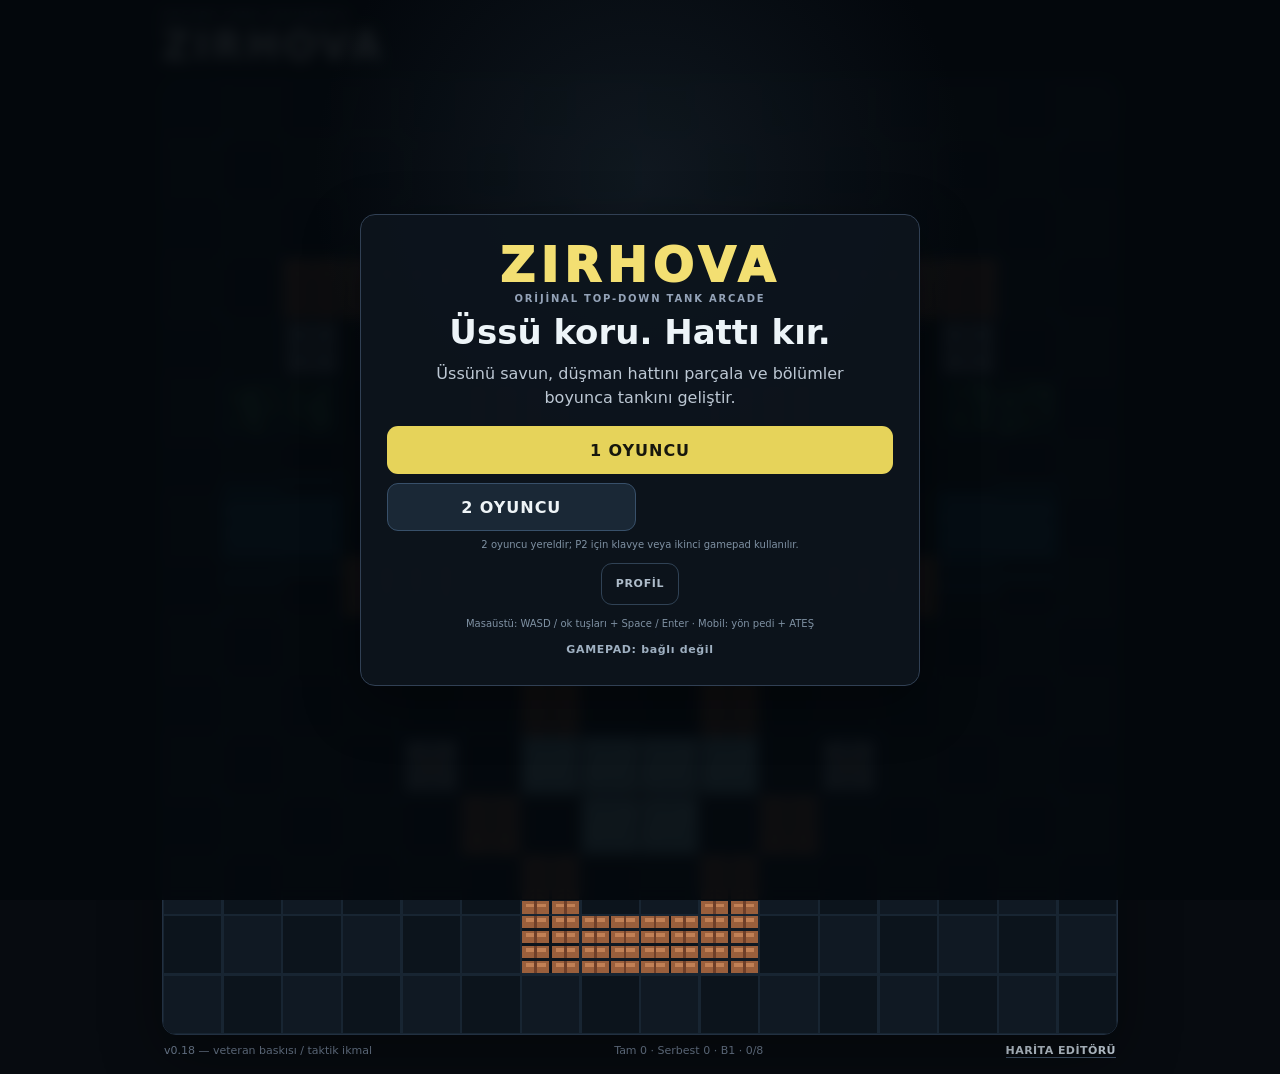
<file: index.html>
<!doctype html>
<html lang="tr">
<head>
  <meta charset="UTF-8" />
  <meta name="viewport" content="width=device-width, initial-scale=1, viewport-fit=cover, user-scalable=no" />
  <meta name="theme-color" content="#0c1117" />
  <meta name="apple-mobile-web-app-capable" content="yes" />
  <meta name="apple-mobile-web-app-status-bar-style" content="black-translucent" />
  <meta name="apple-mobile-web-app-title" content="ZIRHOVA" />
  <title>ZIRHOVA</title>
  <link rel="manifest" href="./manifest.webmanifest" />
  <link rel="apple-touch-icon" href="./icons/apple-touch-icon.png" />
  <link rel="icon" type="image/png" sizes="192x192" href="./icons/icon-192.png" />
  <link rel="stylesheet" href="./styles.css" />
</head>
<body class="menu-open">
  <main class="app-shell">
    <header class="topbar">
      <div>
        <div class="eyebrow">ARCADE TANK SAVUNMASI</div>
        <h1>ZIRHOVA</h1>
      </div>
      <div class="hud" aria-live="polite">
        <span>SKOR <b id="score">0</b></span>
        <span>BÖLÜM <b id="stage">1</b></span>
        <span>DALGA <b id="wave">1/3</b></span>
        <span>CAN <b id="lives">3</b></span>
        <span>ÜS <b id="baseHp">5</b></span>
        <span>KALAN <b id="remaining">0</b></span>
        <span>NAMLU <b id="weaponTier">I</b></span>
        <button id="pauseBtn" class="hud-button" type="button" aria-label="Oyunu duraklat">Ⅱ</button>
      </div>
    </header>

    <section class="game-wrap">
      <canvas id="game" width="768" height="768" aria-label="ZIRHOVA oyun alanı"></canvas>

      <div class="overlay show entry-overlay" id="introOverlay">
        <div class="panel entry-panel">
          <div class="entry-brand">ZIRHOVA</div>
          <div class="kicker">ORİJİNAL TOP-DOWN TANK ARCADE</div>
          <h2>Üssü koru. Hattı kır.</h2>
          <p class="entry-lead">Üssünü savun, düşman hattını parçala ve bölümler boyunca tankını geliştir.</p>

          <div class="entry-primary" aria-label="Ana oyun seçenekleri">
            <button id="continueBtn" hidden>DEVAM</button>
            <button id="startBtn">1 OYUNCU</button>
          </div>

          <p id="checkpointWarning" class="entry-warning" hidden></p>

          <div class="entry-secondary" aria-label="Diğer oyun seçenekleri">
            <button id="coopBtn" class="secondary">2 OYUNCU</button>
            <button id="stageSelectBtn" class="secondary" hidden>BÖLÜM SEÇ</button>
          </div>
          <p class="entry-coop-note">2 oyuncu yereldir; P2 için klavye veya ikinci gamepad kullanılır.</p>

          <div class="entry-tertiary" aria-label="Profil ve kurulum">
            <button id="profileBtn" class="secondary tertiary">PROFİL</button>
            <button id="installBtn" class="secondary tertiary" hidden>TELEFONA YÜKLE</button>
          </div>

          <p class="entry-controls-note">Masaüstü: WASD / ok tuşları + Space / Enter · Mobil: yön pedi + ATEŞ</p>
          <p id="controllerStatus" class="controller-status">GAMEPAD: bağlı değil</p>
          <p id="installHint" class="install-hint" hidden></p>
        </div>
      </div>

      <div class="overlay" id="gameOverOverlay">
        <div class="panel game-over-panel">
          <div class="kicker">KOŞU RAPORU</div>
          <h2 id="gameOverTitle">Görev başarısız</h2>
          <div id="gameOverRunType" class="run-summary-type">TAM KOŞU · 1 OYUNCU</div>
          <div id="gameOverStats" class="run-summary-grid" aria-label="Koşu istatistikleri"></div>
          <div id="gameOverRecord" class="run-record-banner">REKOR</div>
          <p id="gameOverText" class="run-record-context"></p>
          <section id="gameOverUnlocks" class="run-unlocks" hidden aria-labelledby="gameOverUnlocksTitle">
            <h3 id="gameOverUnlocksTitle">Yeni açılanlar</h3>
            <div id="gameOverUnlockList" class="run-unlock-list"></div>
          </section>
          <div class="panel-actions game-over-actions">
            <button id="restartBtn">YENİDEN BAŞLA</button>
            <button id="gameOverProfileBtn" class="secondary">PROFİL</button>
          </div>
        </div>
      </div>

      <div class="overlay" id="upgradeOverlay">
        <div class="panel upgrade-panel">
          <div class="kicker">MODÜL SEÇİMİ</div>
          <h2 id="upgradeTitle">Bölüm tamamlandı</h2>
          <p>Sonraki bölüme geçmeden önce tankını geliştir.</p>
          <div class="upgrade-grid" id="upgradeChoices"></div>
        </div>
      </div>

      <div class="overlay" id="pauseOverlay">
        <div class="panel">
          <div class="kicker">DURAKLATILDI</div>
          <h2>ZIRHOVA</h2>
          <p>Hazır olduğunda savunmaya devam et.</p>
          <button id="resumeBtn">DEVAM ET</button>
        </div>
      </div>

      <div class="overlay" id="profileOverlay">
        <div class="panel profile-panel">
          <div class="kicker">KALICI PROFİL</div>
          <h2>Komuta Kaydı</h2>
          <p class="profile-intro">Tam koşu ve serbest konuşlanma rekorların ayrı tutulur. Başarılar ve kozmetik tank boyaları bu cihazda saklanır; boyalar oynanış gücü vermez.</p>

          <div class="profile-stats" id="profileStats"></div>

          <section class="profile-section" aria-labelledby="skinsTitle">
            <h3 id="skinsTitle">Tank boyaları</h3>
            <div class="skin-grid" id="profileSkins"></div>
          </section>

          <section class="profile-section" aria-labelledby="achievementsTitle">
            <h3 id="achievementsTitle">Başarılar</h3>
            <div class="achievement-grid" id="profileAchievements"></div>
          </section>

          <button id="profileCloseBtn" type="button">KAPAT</button>
        </div>
      </div>

      <div class="overlay" id="stageSelectOverlay">
        <div class="panel stage-select-panel">
          <div class="kicker">KONUŞLANMA NOKTASI</div>
          <h2>Bölüm seç</h2>
          <p>B1 yeni bir tam koşu başlatır. B2 ve sonrası standart teçhizatla başlar ve ayrı serbest konuşlanma rekoruna yazılır.</p>
          <div class="stage-mode-row">
            <button id="stageSelectSoloBtn" type="button" class="secondary selected">1 OYUNCU</button>
            <button id="stageSelectCoopBtn" type="button" class="secondary">2 OYUNCU</button>
          </div>
          <p id="stageSelectModeText" class="stage-mode-text">1 OYUNCU · BÖLÜM SEÇİMİ</p>
          <p id="stageSelectWarning" class="stage-select-warning" hidden></p>
          <div class="stage-select-grid" id="stageSelectGrid"></div>
          <button id="stageSelectCloseBtn" type="button">KAPAT</button>
        </div>
      </div>
    </section>

    <section class="controls" id="touchControls" aria-label="Dokunmatik oyun kontrolleri">
      <div class="direction-pad" id="directionPad" role="application" aria-label="Hareket yönü">
        <span class="dir-cap dir-up" data-dir="up" aria-hidden="true">▲</span>
        <span class="dir-cap dir-left" data-dir="left" aria-hidden="true">◀</span>
        <span class="dir-center" aria-hidden="true"></span>
        <span class="dir-cap dir-right" data-dir="right" aria-hidden="true">▶</span>
        <span class="dir-cap dir-down" data-dir="down" aria-hidden="true">▼</span>
      </div>
      <div class="action-pad">
        <button class="fire" data-action="fire" aria-label="Ateş">
          <span class="fire-dot" aria-hidden="true"></span>
          <span>ATEŞ</span>
        </button>
      </div>
    </section>

    <footer class="footer-note">
      <span>v0.18 — veteran baskısı / taktik ikmal</span>
      <span id="bestRun">En iyi: B1 · 0 puan</span>
      <a class="editor-link" href="./editor.html">HARİTA EDİTÖRÜ</a>
    </footer>
  </main>

  <script type="module" src="./src/game.js"></script>
</body>
</html>
</file>
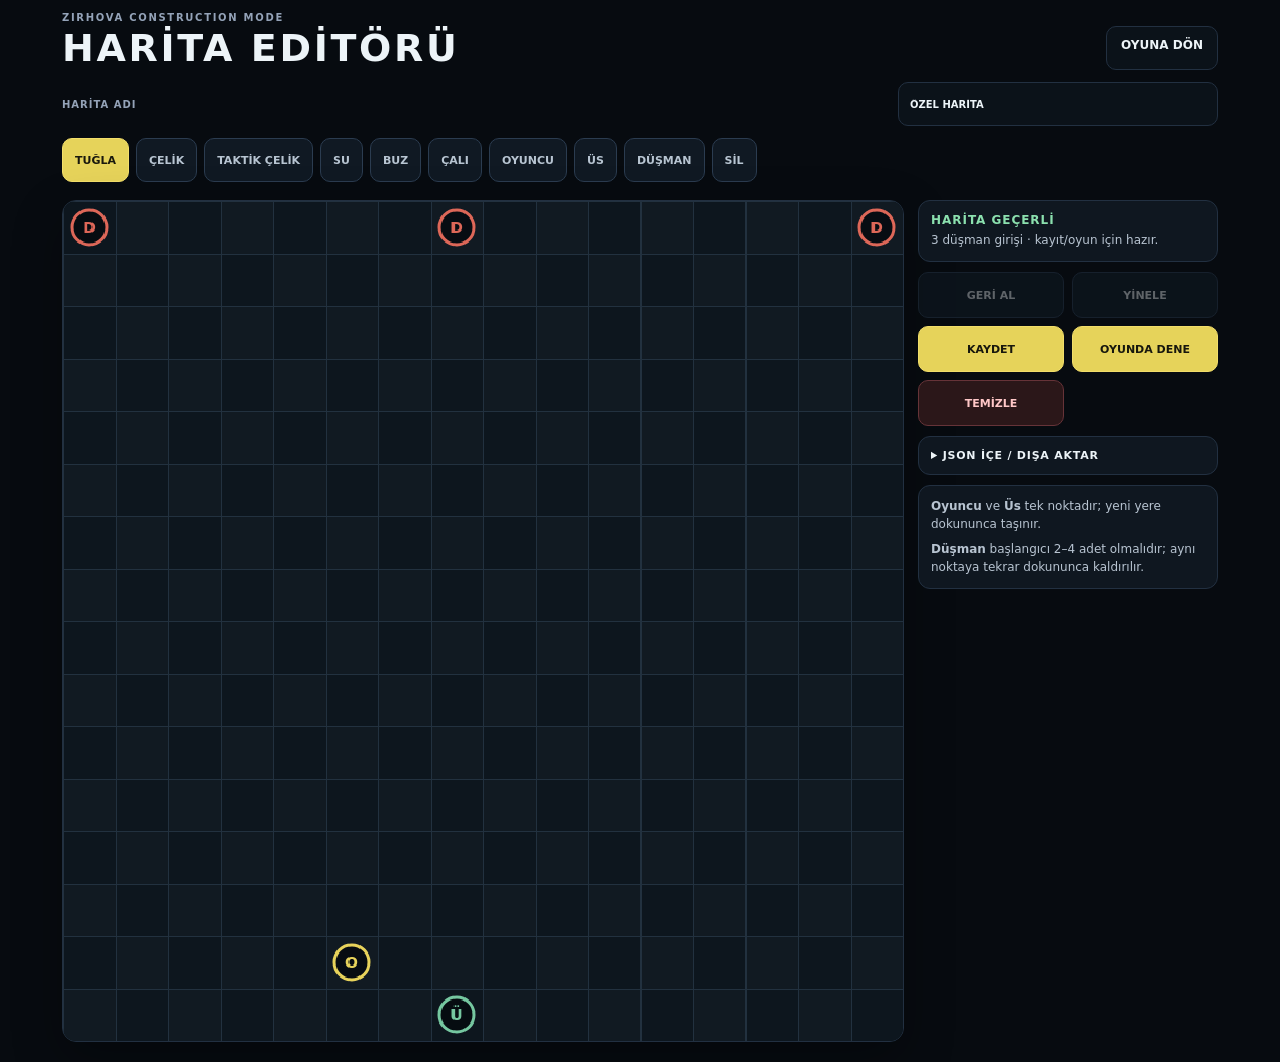
<file: editor.html>
<!doctype html>
<html lang="tr">
<head>
  <meta charset="utf-8" />
  <meta name="viewport" content="width=device-width, initial-scale=1, viewport-fit=cover" />
  <meta name="theme-color" content="#0c1117" />
  <title>ZIRHOVA — Harita Editörü</title>
  <link rel="stylesheet" href="./editor.css" />
  <link rel="icon" type="image/png" sizes="192x192" href="./icons/icon-192.png" />
</head>
<body>
  <main class="editor-shell">
    <header class="editor-header">
      <div>
        <div class="kicker">ZIRHOVA CONSTRUCTION MODE</div>
        <h1>HARİTA EDİTÖRÜ</h1>
      </div>
      <a class="back-link" href="./">OYUNA DÖN</a>
    </header>

    <section class="editor-toolbar" aria-label="Harita araçları">
      <label class="name-field">
        <span>HARİTA ADI</span>
        <input id="levelName" maxlength="40" value="ÖZEL HARİTA" />
      </label>

      <div class="palette" id="palette">
        <button data-tool="brick" class="selected">TUĞLA</button>
        <button data-tool="steel">ÇELİK</button>
        <button data-tool="breakableSteel">TAKTİK ÇELİK</button>
        <button data-tool="water">SU</button>
        <button data-tool="ice">BUZ</button>
        <button data-tool="brush">ÇALI</button>
        <button data-tool="player">OYUNCU</button>
        <button data-tool="base">ÜS</button>
        <button data-tool="enemy">DÜŞMAN</button>
        <button data-tool="erase">SİL</button>
      </div>
    </section>

    <section class="editor-main">
      <div class="canvas-wrap">
        <canvas id="editorCanvas" width="768" height="768" aria-label="16x16 ZIRHOVA harita düzenleme alanı"></canvas>
      </div>

      <aside class="editor-side">
        <div class="status-card">
          <strong id="statusTitle">HAZIR</strong>
          <span id="statusText">Bir araç seçip harita üzerinde dokun veya sürükle.</span>
        </div>

        <div class="actions">
          <button id="undoBtn">GERİ AL</button>
          <button id="redoBtn">YİNELE</button>
          <button id="saveBtn" class="primary">KAYDET</button>
          <button id="playBtn" class="primary">OYUNDA DENE</button>
          <button id="resetBtn" class="danger">TEMİZLE</button>
        </div>

        <details class="transfer">
          <summary>JSON İÇE / DIŞA AKTAR</summary>
          <textarea id="jsonBox" spellcheck="false" placeholder="Harita JSON verisi burada görünür."></textarea>
          <div class="transfer-actions">
            <button id="exportBtn">JSON OLUŞTUR</button>
            <button id="copyBtn">KOPYALA</button>
            <button id="importBtn">İÇE AKTAR</button>
          </div>
        </details>

        <div class="legend">
          <p><b>Oyuncu</b> ve <b>Üs</b> tek noktadır; yeni yere dokununca taşınır.</p>
          <p><b>Düşman</b> başlangıcı 2–4 adet olmalıdır; aynı noktaya tekrar dokununca kaldırılır.</p>
        </div>
      </aside>
    </section>
  </main>

  <script type="module" src="./src/editor.js"></script>
</body>
</html>
</file>
<file: styles.css>
:root {
  color-scheme: dark;
  --bg: #070b10;
  --panel: #0f1720;
  --text: #edf4f8;
  --muted: #94a3b8;
  --line: #223041;
  --accent: #e6d35a;
}

* { box-sizing: border-box; }

html, body {
  margin: 0;
  min-height: 100%;
  background: var(--bg);
  color: var(--text);
  font-family: Inter, ui-sans-serif, system-ui, -apple-system, BlinkMacSystemFont, "Segoe UI", sans-serif;
}

html {
  overscroll-behavior: none;
}

body {
  min-height: 100dvh;
  overscroll-behavior: none;
  -webkit-tap-highlight-color: transparent;
}

button {
  font: inherit;
  -webkit-user-select: none;
  user-select: none;
}

.app-shell {
  width: min(100%, 980px);
  margin: 0 auto;
  padding:
    max(10px, env(safe-area-inset-top))
    max(12px, env(safe-area-inset-right))
    calc(16px + env(safe-area-inset-bottom))
    max(12px, env(safe-area-inset-left));
}

.topbar {
  display: flex;
  justify-content: space-between;
  align-items: end;
  gap: 14px;
  margin-bottom: 10px;
}

.eyebrow,
.kicker {
  color: var(--muted);
  font-size: 10px;
  letter-spacing: .18em;
  font-weight: 900;
}

h1 {
  margin: 2px 0 0;
  font-size: clamp(26px, 5vw, 40px);
  letter-spacing: .08em;
}

.hud {
  display: grid;
  grid-template-columns: repeat(8, auto);
  gap: 6px;
  font-size: 11px;
  color: var(--muted);
}

.hud span,
.hud-button {
  min-height: 42px;
  border: 1px solid var(--line);
  background: #0b1219;
  border-radius: 9px;
  padding: 7px 9px;
  white-space: nowrap;
}

.hud b {
  color: var(--text);
  margin-left: 3px;
}

.hud-button {
  min-width: 44px;
  color: var(--text);
  cursor: pointer;
}

.game-wrap {
  position: relative;
  width: 100%;
  margin: 0 auto;
  border: 1px solid var(--line);
  background: #0a1016;
  border-radius: 14px;
  overflow: hidden;
  box-shadow: 0 22px 60px rgba(0,0,0,.38);
  touch-action: none;
}

canvas {
  display: block;
  width: 100%;
  height: auto;
  aspect-ratio: 1 / 1;
  background: #0c1218;
  image-rendering: pixelated;
  touch-action: none;
}

.overlay {
  position: absolute;
  inset: 0;
  display: none;
  place-items: center;
  padding: 20px;
  background: rgba(4,8,12,.74);
  backdrop-filter: blur(7px);
  z-index: 8;
  overflow: auto;
  overscroll-behavior: contain;
}

.overlay.show { display: grid; }

.panel {
  width: min(94%, 470px);
  border: 1px solid #314054;
  background: rgba(13,20,28,.97);
  border-radius: 15px;
  padding: 22px;
  text-align: center;
  box-shadow: 0 18px 55px rgba(0,0,0,.34);
}

.panel h2 {
  margin: 8px 0 10px;
  font-size: clamp(23px, 5vw, 34px);
}

.panel p {
  color: #bdc8d4;
  line-height: 1.5;
  margin: 0 0 16px;
}

.panel button {
  border: 0;
  border-radius: 11px;
  min-width: 48px;
  min-height: 48px;
  padding: 13px 18px;
  font-weight: 900;
  letter-spacing: .06em;
  background: var(--accent);
  color: #17170d;
  cursor: pointer;
}

.panel-actions {
  display: flex;
  justify-content: center;
  gap: 10px;
  flex-wrap: wrap;
}

.panel button.secondary {
  background: #1a2836;
  color: #eef4f7;
  border: 1px solid #38506a;
}

/* Entry/menu UX: keep the launch surface independent from the square game board. */
#introOverlay {
  position: fixed;
  inset: 0;
  z-index: 20;
  padding:
    max(12px, env(safe-area-inset-top))
    max(12px, env(safe-area-inset-right))
    max(12px, env(safe-area-inset-bottom))
    max(12px, env(safe-area-inset-left));
  background:
    radial-gradient(circle at 50% 20%, rgba(54,74,91,.24), transparent 34%),
    rgba(4,8,12,.92);
}

.entry-panel {
  width: min(94%, 560px);
  max-height: calc(100dvh - 24px);
  overflow: auto;
  padding: 26px;
}

.entry-brand {
  margin-bottom: 4px;
  color: #f3df72;
  font-size: clamp(30px, 8vw, 48px);
  line-height: 1;
  letter-spacing: .12em;
  font-weight: 950;
}

.entry-lead {
  max-width: 470px;
  margin-inline: auto !important;
}

.entry-primary,
.entry-secondary {
  display: grid;
  gap: 9px;
}

.entry-primary {
  grid-template-columns: 1fr;
}

.entry-secondary {
  grid-template-columns: repeat(2, minmax(0, 1fr));
  margin-top: 9px;
}

.panel .entry-primary button,
.panel .entry-secondary button {
  width: 100%;
}

.entry-tertiary {
  display: flex;
  justify-content: center;
  gap: 8px;
  flex-wrap: wrap;
  margin-top: 11px;
}

.panel button.tertiary {
  min-height: 42px;
  padding: 9px 14px;
  background: transparent;
  border-color: #304255;
  color: #aebcca;
  font-size: 11px;
}

.entry-warning,
.stage-select-warning {
  margin: 9px 0 0 !important;
  padding: 9px 11px;
  border: 1px solid #765f38;
  border-radius: 9px;
  background: rgba(93,69,28,.22);
  color: #f2d884 !important;
  font-size: 10px !important;
  line-height: 1.4 !important;
  font-weight: 800;
}

.entry-coop-note,
.entry-controls-note {
  margin: 7px 0 0 !important;
  color: #7f91a3 !important;
  font-size: 10px !important;
  line-height: 1.35 !important;
}

.entry-controls-note {
  margin-top: 12px !important;
}

body.menu-open .hud,
body.menu-open .controls {
  display: none !important;
}

.stage-card-warning {
  color: #f1bd73 !important;
  font-weight: 900;
}

@media (max-width: 699px) {
  #introOverlay {
    padding:
      max(8px, env(safe-area-inset-top))
      max(8px, env(safe-area-inset-right))
      max(8px, env(safe-area-inset-bottom))
      max(8px, env(safe-area-inset-left));
  }

  .entry-panel {
    width: 100%;
    max-height: calc(100dvh - 16px);
    padding: 18px;
  }

  .entry-brand {
    font-size: clamp(28px, 10vw, 40px);
  }
}

@media (orientation: landscape) and (max-height: 430px) {
  .entry-panel {
    max-height: calc(100dvh - 12px);
    padding: 14px 18px;
  }

  .entry-brand {
    font-size: 26px;
  }

  .entry-panel h2 {
    margin: 5px 0 7px;
    font-size: 22px;
  }

  .entry-lead {
    margin-bottom: 10px !important;
  }
}

.controller-status {
  margin: 12px 0 0 !important;
  color: #9fb0c1 !important;
  font-size: 11px !important;
  letter-spacing: .06em;
  font-weight: 800;
}

.install-hint {
  margin: 12px 0 0 !important;
  padding: 10px 12px;
  border: 1px solid #314054;
  border-radius: 10px;
  background: #0b1219;
  font-size: 13px;
}

[hidden] { display: none !important; }

.upgrade-panel { width: min(96%, 620px); }

.upgrade-grid {
  display: grid;
  grid-template-columns: repeat(3, 1fr);
  gap: 10px;
}

.panel .upgrade-card {
  display: grid;
  gap: 7px;
  align-content: start;
  min-height: 132px;
  text-align: left;
  background: linear-gradient(180deg, #172331, #101923);
  color: var(--text);
  border: 1px solid #36506a;
}

.upgrade-card strong {
  color: #f2dc72;
  font-size: 14px;
}

.upgrade-card span {
  color: #d2dbe4;
  font-size: 13px;
  line-height: 1.35;
  letter-spacing: 0;
  font-weight: 650;
}

.upgrade-card small {
  margin-top: auto;
  color: #8294a8;
  font-size: 10px;
}

#gameOverOverlay {
  position: fixed;
  inset: 0;
  z-index: 24;
  padding: 12px;
}

.game-over-panel {
  width: min(96%, 680px);
  max-height: calc(100dvh - 24px);
  overflow: auto;
}

.run-summary-type {
  display: inline-flex;
  align-items: center;
  justify-content: center;
  min-height: 30px;
  margin: 0 auto 12px;
  padding: 6px 10px;
  border: 1px solid #455b70;
  border-radius: 999px;
  background: #0b1219;
  color: #dbe5ed;
  font-size: 10px;
  letter-spacing: .08em;
  font-weight: 950;
}

.run-summary-grid {
  display: grid;
  grid-template-columns: repeat(3, minmax(0, 1fr));
  gap: 8px;
  margin: 0 0 12px;
}

.run-summary-stat {
  display: grid;
  gap: 4px;
  min-height: 64px;
  padding: 10px 11px;
  border: 1px solid #2d4054;
  border-radius: 10px;
  background: #0b1219;
  text-align: left;
}

.run-summary-stat span {
  color: #8294a8;
  font-size: 9px;
  letter-spacing: .08em;
  font-weight: 900;
}

.run-summary-stat strong {
  color: #f3f6f8;
  font-size: 17px;
}

.run-record-banner {
  margin: 4px 0 8px;
  padding: 10px 12px;
  border: 1px solid #3b4f62;
  border-radius: 10px;
  background: #101923;
  color: #c8d4de;
  font-size: 12px;
  font-weight: 950;
  letter-spacing: .05em;
}

.run-record-banner.new-record {
  border-color: #8c7d2d;
  background: linear-gradient(180deg, #282513, #17170d);
  color: #f4df72;
  box-shadow: inset 0 0 0 1px rgba(230,211,90,.12);
}

.run-record-banner.unranked {
  border-color: #374350;
  color: #8fa0af;
}

.run-record-context {
  margin: 0 auto 12px !important;
  max-width: 580px;
  color: #95a6b6 !important;
  font-size: 11px !important;
  line-height: 1.45 !important;
}

.run-unlocks {
  margin: 12px 0 14px;
  padding: 11px;
  border: 1px solid #47583c;
  border-radius: 11px;
  background: linear-gradient(180deg, #151b14, #0d1310);
  text-align: left;
}

.run-unlocks h3 {
  margin: 0 0 8px;
  color: #e6dd98;
  font-size: 11px;
  letter-spacing: .08em;
  text-transform: uppercase;
}

.run-unlock-list {
  display: grid;
  gap: 6px;
}

.run-unlock-item {
  display: flex;
  justify-content: space-between;
  gap: 10px;
  padding: 8px 9px;
  border: 1px solid #354431;
  border-radius: 8px;
  background: #0d1410;
}

.run-unlock-item span {
  color: #869b82;
  font-size: 9px;
  letter-spacing: .08em;
  font-weight: 900;
}

.run-unlock-item strong {
  color: #edf2d3;
  font-size: 11px;
}

.game-over-actions {
  margin-top: 4px;
}

@media (max-width: 520px) {
  .game-over-panel {
    width: 100%;
    padding: 16px;
  }

  .run-summary-grid {
    grid-template-columns: repeat(2, minmax(0, 1fr));
  }

  .run-summary-stat {
    min-height: 58px;
    padding: 8px 9px;
  }

  .run-summary-stat strong {
    font-size: 15px;
  }
}

#profileOverlay {
  position: fixed;
  inset: 0;
  z-index: 30;
  padding: 12px;
}

.profile-panel {
  width: min(96%, 720px);
  max-height: calc(100dvh - 24px);
  overflow: auto;
  text-align: left;
}

.profile-panel h2,
.profile-panel > .kicker,
.profile-panel > .profile-intro {
  text-align: center;
}

.profile-intro {
  max-width: 620px;
  margin-inline: auto !important;
}

.profile-stats {
  display: grid;
  grid-template-columns: repeat(3, minmax(0, 1fr));
  gap: 8px;
  margin: 14px 0 18px;
}

.profile-stat {
  display: grid;
  gap: 4px;
  min-height: 64px;
  padding: 10px 12px;
  border: 1px solid #2d4054;
  border-radius: 10px;
  background: #0b1219;
}

.profile-stat span {
  color: #8294a8;
  font-size: 9px;
  letter-spacing: .08em;
  font-weight: 900;
}

.profile-stat strong {
  font-size: 17px;
  color: #f3f6f8;
}

.profile-section {
  margin: 16px 0;
}

.profile-section h3 {
  margin: 0 0 9px;
  font-size: 13px;
  letter-spacing: .08em;
  color: #dfe7ee;
}

.skin-grid {
  display: grid;
  grid-template-columns: repeat(5, minmax(0, 1fr));
  gap: 8px;
}

.panel .skin-card {
  min-width: 0;
  min-height: 112px;
  display: grid;
  justify-items: center;
  align-content: start;
  gap: 7px;
  padding: 10px 7px;
  color: var(--text);
  background: #101923;
  border: 1px solid #30455a;
  letter-spacing: 0;
}

.panel .skin-card.selected {
  border-color: #e6d35a;
  box-shadow: inset 0 0 0 1px rgba(230,211,90,.28);
}

.panel .skin-card:disabled {
  opacity: .45;
  cursor: not-allowed;
  filter: grayscale(.45);
}

.skin-swatch {
  width: 42px;
  height: 30px;
  border-radius: 7px;
  border: 2px solid var(--skin-dark);
  background:
    linear-gradient(90deg,
      var(--skin-dark) 0 18%,
      var(--skin-primary) 18% 82%,
      var(--skin-dark) 82% 100%);
  box-shadow: inset 0 0 0 3px rgba(255,255,255,.05);
}

.skin-card strong {
  font-size: 11px;
  color: #f3f6f8;
}

.skin-card small {
  font-size: 9px;
  line-height: 1.3;
  color: #8ea0b2;
  text-align: center;
}

.achievement-grid {
  display: grid;
  grid-template-columns: repeat(2, minmax(0, 1fr));
  gap: 8px;
}

.achievement-card {
  display: grid;
  grid-template-columns: 30px 1fr;
  gap: 8px;
  align-items: center;
  min-height: 62px;
  padding: 9px 10px;
  border: 1px solid #28394b;
  border-radius: 10px;
  background: #0b1219;
  opacity: .58;
}

.achievement-card.earned {
  opacity: 1;
  border-color: #596037;
  background: linear-gradient(180deg, #161c16, #0d1410);
}

.achievement-mark {
  display: grid;
  place-items: center;
  width: 28px;
  height: 28px;
  border: 1px solid #3e5061;
  border-radius: 999px;
  color: #8090a0;
  font-weight: 950;
}

.achievement-card.earned .achievement-mark {
  color: #f3dc6b;
  border-color: #8c7d2d;
}

.achievement-card strong,
.achievement-card small {
  display: block;
}

.achievement-card strong {
  color: #eaf0f5;
  font-size: 11px;
  letter-spacing: .04em;
}

.achievement-card small {
  margin-top: 3px;
  color: #8fa0af;
  font-size: 10px;
  line-height: 1.35;
}

#profileCloseBtn {
  display: block;
  margin: 16px auto 0;
}

#stageSelectOverlay {
  position: fixed;
  inset: 0;
  z-index: 31;
  padding: 12px;
}

.stage-select-panel {
  width: min(96%, 650px);
  max-height: calc(100dvh - 24px);
  overflow: auto;
}

.stage-mode-row {
  display: flex;
  justify-content: center;
  gap: 8px;
  margin: 4px 0 8px;
}

.panel .stage-mode-row button.selected {
  border-color: #e6d35a;
  color: #f6e783;
  box-shadow: inset 0 0 0 1px rgba(230,211,90,.22);
}

.stage-mode-text {
  margin: 0 0 10px !important;
  color: #8396a9 !important;
  font-size: 10px !important;
  letter-spacing: .08em;
  font-weight: 900;
}

.stage-select-grid {
  display: grid;
  grid-template-columns: repeat(5, minmax(0, 1fr));
  gap: 8px;
  margin: 12px 0 16px;
}

.panel .stage-card {
  min-width: 0;
  min-height: 76px;
  display: grid;
  place-items: center;
  align-content: center;
  gap: 4px;
  padding: 8px 5px;
  background: linear-gradient(180deg, #14202c, #0e171f);
  color: #eef4f7;
  border: 1px solid #334a60;
}

.stage-card strong {
  font-size: 17px;
  color: #f1dc71;
}

.stage-card small {
  font-size: 8px;
  color: #8799aa;
  letter-spacing: .06em;
}

#stageSelectCloseBtn {
  display: block;
  margin: 0 auto;
}

/* Touch controls are shown for coarse pointers and compact layouts. */
.controls {
  display: none;
  touch-action: none;
  user-select: none;
  -webkit-user-select: none;
}

.direction-pad {
  position: relative;
  display: grid;
  grid-template-columns: repeat(3, 1fr);
  grid-template-rows: repeat(3, 1fr);
  width: 210px;
  aspect-ratio: 1;
  border-radius: 28%;
  touch-action: none;
  background:
    radial-gradient(circle at center, rgba(50,69,88,.55) 0 20%, transparent 21%),
    linear-gradient(145deg, #111c27, #0b1219);
  border: 1px solid #31465b;
  box-shadow:
    inset 0 0 0 8px rgba(255,255,255,.012),
    0 10px 26px rgba(0,0,0,.24);
  overflow: hidden;
}

.direction-pad::after {
  content: "";
  position: absolute;
  inset: 32%;
  border-radius: 12px;
  border: 1px solid #3c5166;
  background: #101923;
  pointer-events: none;
}

.dir-cap {
  position: relative;
  z-index: 2;
  display: grid;
  place-items: center;
  margin: 5px;
  border-radius: 14px;
  color: #98aabc;
  background: #172432;
  border: 1px solid #30465c;
  font-size: 22px;
  font-weight: 950;
  pointer-events: none;
  box-shadow: inset 0 -3px 0 rgba(0,0,0,.20);
  transition: background .05s linear, color .05s linear, transform .05s linear, box-shadow .05s linear;
}

.dir-cap.active {
  color: #f7e486;
  background: #35495d;
  border-color: #70879d;
  transform: translateY(2px);
  box-shadow:
    inset 0 -1px 0 rgba(0,0,0,.22),
    0 0 18px rgba(230,211,90,.16);
}

.dir-up { grid-column: 2; grid-row: 1; }
.dir-left { grid-column: 1; grid-row: 2; }
.dir-right { grid-column: 3; grid-row: 2; }
.dir-down { grid-column: 2; grid-row: 3; }

.dir-center {
  grid-column: 2;
  grid-row: 2;
  z-index: 1;
  pointer-events: none;
}

.action-pad {
  display: grid;
  place-items: center;
}

.fire {
  display: grid;
  place-items: center;
  align-content: center;
  gap: 7px;
  width: 154px;
  aspect-ratio: 1;
  border-radius: 999px;
  border: 1px solid #765f38;
  background: radial-gradient(circle at 42% 36%, #463a20, #251e11 72%);
  color: #f6df76;
  font-size: 16px;
  font-weight: 950;
  letter-spacing: .08em;
  box-shadow:
    inset 0 -6px 0 rgba(0,0,0,.25),
    0 10px 28px rgba(0,0,0,.24);
  touch-action: none;
}

.fire-dot {
  width: 22px;
  height: 22px;
  border-radius: 999px;
  background: #f0cf49;
  box-shadow: 0 0 0 7px rgba(240,207,73,.08);
  pointer-events: none;
}

.fire:active,
.fire.active {
  transform: translateY(2px) scale(.985);
  background: #514322;
  box-shadow:
    inset 0 -2px 0 rgba(0,0,0,.25),
    0 0 22px rgba(230,211,90,.12);
}

.footer-note {
  display: flex;
  justify-content: space-between;
  gap: 10px;
  flex-wrap: wrap;
  color: #718095;
  font-size: 11px;
  padding: 9px 2px 0;
}

/* Phone + tablet touch layout, portrait */
@media (pointer: coarse), (hover: none), (max-width: 1024px) {
  body {
    overflow-x: hidden;
  }

  .controls {
    display: grid;
    grid-template-columns: minmax(0, 1fr) minmax(0, 1fr);
    align-items: center;
    justify-items: center;
    gap: 10px;
    width: min(100%, 760px);
    margin: 10px auto 0;
  }
}

/* Phones in portrait: keep everything inside the usable viewport. */
@media (pointer: coarse) and (orientation: portrait) and (max-width: 699px),
       (hover: none) and (orientation: portrait) and (max-width: 699px) {
  html, body {
    height: 100%;
  }

  body {
    overflow: hidden;
  }

  .app-shell {
    height: 100dvh;
    display: grid;
    grid-template-rows: auto auto auto;
    align-content: start;
    gap: 6px;
    padding:
      max(6px, env(safe-area-inset-top))
      max(7px, env(safe-area-inset-right))
      max(7px, env(safe-area-inset-bottom))
      max(7px, env(safe-area-inset-left));
  }

  .topbar {
    margin: 0;
    gap: 4px;
  }

  .topbar > div:first-child {
    display: none;
  }

  .hud {
    width: 100%;
    grid-template-columns: repeat(8, minmax(0, 1fr));
    gap: 3px;
    font-size: 9px;
  }

  .hud span,
  .hud-button {
    min-width: 0;
    min-height: 36px;
    padding: 4px 2px;
    display: grid;
    place-items: center;
    text-align: center;
  }

  .hud b {
    display: block;
    margin: 0;
    line-height: 1;
  }

  .game-wrap {
    width: min(
      calc(100vw - 14px - env(safe-area-inset-left) - env(safe-area-inset-right)),
      calc(100dvh - 244px - env(safe-area-inset-top) - env(safe-area-inset-bottom))
    );
    min-width: 250px;
    justify-self: center;
  }

  .controls {
    width: 100%;
    min-height: 154px;
    margin: 0;
    gap: 6px;
  }

  .direction-pad {
    width: clamp(146px, 43vw, 190px);
  }

  .fire {
    width: clamp(108px, 29vw, 138px);
    font-size: 14px;
  }

  .fire-dot {
    width: 18px;
    height: 18px;
  }

  .footer-note {
    display: none;
  }

  .upgrade-grid {
    grid-template-columns: 1fr;
  }

  .panel {
    padding: 16px;
  }

  .panel .upgrade-card {
    min-height: 86px;
  }

  .profile-panel {
    width: 100%;
  }

  .profile-stats {
    grid-template-columns: repeat(2, minmax(0, 1fr));
  }

  .skin-grid {
    grid-template-columns: repeat(2, minmax(0, 1fr));
  }

  .achievement-grid {
    grid-template-columns: 1fr;
  }

  .stage-select-panel {
    width: 100%;
  }

  .stage-select-grid {
    grid-template-columns: repeat(3, minmax(0, 1fr));
  }

  .panel .stage-card {
    min-height: 64px;
  }
}

/* Very narrow phones: HUD uses two compact rows instead of crushing text. */
@media (orientation: portrait) and (max-width: 380px) {
  .hud {
    grid-template-columns: repeat(3, 1fr);
  }

  .game-wrap {
    width: min(
      calc(100vw - 14px),
      calc(100dvh - 278px - env(safe-area-inset-top) - env(safe-area-inset-bottom))
    );
  }

  .controls {
    min-height: 142px;
  }

  .direction-pad {
    width: clamp(136px, 41vw, 162px);
  }

  .fire {
    width: clamp(100px, 28vw, 124px);
  }
}

/* Tablets in portrait get larger controls without making the board oversized. */
@media (pointer: coarse) and (orientation: portrait) and (min-width: 700px),
       (hover: none) and (orientation: portrait) and (min-width: 700px) {
  .app-shell {
    width: min(100%, 860px);
  }

  .topbar {
    display: block;
  }

  .topbar > div:first-child {
    display: none;
  }

  .hud {
    width: 100%;
    grid-template-columns: repeat(8, minmax(0, 1fr));
  }

  .hud span,
  .hud-button {
    min-width: 0;
    text-align: center;
  }

  .game-wrap {
    width: min(84vw, calc(100dvh - 300px), 700px);
  }

  .controls {
    width: min(760px, 94vw);
    margin-top: 12px;
  }

  .direction-pad {
    width: clamp(210px, 29vw, 250px);
  }

  .fire {
    width: clamp(150px, 21vw, 180px);
  }
}

/* Phone/tablet landscape: board stays unobstructed, controls live in side gutters. */
@media (pointer: coarse) and (orientation: landscape),
       (hover: none) and (orientation: landscape) {
  html, body {
    width: 100%;
    height: 100%;
  }

  body {
    overflow: hidden;
  }

  .app-shell {
    position: relative;
    width: 100%;
    max-width: none;
    height: 100dvh;
    padding:
      max(5px, env(safe-area-inset-top))
      max(6px, env(safe-area-inset-right))
      max(5px, env(safe-area-inset-bottom))
      max(6px, env(safe-area-inset-left));
  }

  .topbar {
    position: fixed;
    z-index: 9;
    top: max(5px, env(safe-area-inset-top));
    left: 50%;
    transform: translateX(-50%);
    width: min(68vw, 650px);
    margin: 0;
    pointer-events: none;
  }

  .topbar > div:first-child {
    display: none;
  }

  .hud {
    margin: 0 auto;
    grid-template-columns: repeat(8, minmax(0, 1fr));
    gap: 3px;
    width: 100%;
    padding: 3px;
    border-radius: 10px;
    background: rgba(6,10,14,.70);
    backdrop-filter: blur(6px);
    pointer-events: auto;
    font-size: 9px;
  }

  .hud span,
  .hud-button {
    min-width: 0;
    min-height: 34px;
    padding: 3px 4px;
    display: grid;
    place-items: center;
  }

  .hud b {
    display: block;
    margin: 0;
  }

  .game-wrap {
    width: min(
      calc(100dvh - 52px - env(safe-area-inset-top) - env(safe-area-inset-bottom)),
      calc(100dvw - 400px - env(safe-area-inset-left) - env(safe-area-inset-right)),
      760px
    );
    min-width: 300px;
    margin: 46px auto 0;
  }

  .controls {
    position: fixed;
    z-index: 7;
    inset: 0;
    display: block;
    width: auto;
    margin: 0;
    pointer-events: none;
  }

  .direction-pad {
    position: absolute;
    left: max(12px, env(safe-area-inset-left));
    bottom: max(12px, env(safe-area-inset-bottom));
    width: clamp(146px, 25vh, 186px);
    pointer-events: auto;
    opacity: .94;
  }

  .action-pad {
    position: absolute;
    right: max(18px, env(safe-area-inset-right));
    bottom: max(18px, env(safe-area-inset-bottom));
    pointer-events: auto;
  }

  .fire {
    width: clamp(108px, 22vh, 158px);
    opacity: .96;
  }

  .footer-note {
    display: none;
  }

  .overlay {
    z-index: 12;
  }

  .upgrade-panel {
    max-height: 92dvh;
  }
}

/* Short landscape phones need slightly smaller side controls. */
@media (orientation: landscape) and (max-height: 430px) {
  .game-wrap {
    width: min(
      calc(100dvh - 52px),
      calc(100dvw - 350px),
      760px
    );
    margin-top: 46px;
  }

  .direction-pad {
    width: clamp(142px, 37vh, 166px);
  }

  .fire {
    width: clamp(102px, 28vh, 126px);
  }
}

.editor-link {
  color: #cbd7e2;
  text-decoration: none;
  border-bottom: 1px solid #415368;
  font-weight: 800;
  letter-spacing: .04em;
}
.editor-link:hover { color: #f1dc72; }
</file>
<file: editor.css>
:root {
  color-scheme: dark;
  --bg: #070b10;
  --panel: #0f1720;
  --line: #223041;
  --text: #edf4f8;
  --muted: #94a3b8;
  --accent: #e6d35a;
  --danger: #d56868;
}

* { box-sizing: border-box; }
html, body {
  margin: 0;
  min-height: 100%;
  background: var(--bg);
  color: var(--text);
  font-family: Inter, ui-sans-serif, system-ui, -apple-system, BlinkMacSystemFont, "Segoe UI", sans-serif;
}
body {
  min-height: 100dvh;
  overscroll-behavior: none;
  -webkit-tap-highlight-color: transparent;
}
button, input, textarea { font: inherit; }

.editor-shell {
  width: min(1180px, 100%);
  margin: 0 auto;
  padding:
    max(12px, env(safe-area-inset-top))
    max(12px, env(safe-area-inset-right))
    calc(20px + env(safe-area-inset-bottom))
    max(12px, env(safe-area-inset-left));
}

.editor-header {
  display: flex;
  align-items: end;
  justify-content: space-between;
  gap: 14px;
  margin-bottom: 12px;
}
.kicker {
  color: var(--muted);
  font-size: 10px;
  font-weight: 900;
  letter-spacing: .17em;
}
h1 {
  margin: 3px 0 0;
  font-size: clamp(25px, 4vw, 38px);
  letter-spacing: .07em;
}
.back-link {
  color: var(--text);
  text-decoration: none;
  border: 1px solid var(--line);
  background: #0b1219;
  border-radius: 10px;
  min-height: 44px;
  padding: 11px 14px;
  font-size: 12px;
  font-weight: 850;
}

.editor-toolbar {
  display: grid;
  gap: 10px;
  margin-bottom: 12px;
}
.name-field {
  display: grid;
  grid-template-columns: auto minmax(0, 320px);
  gap: 10px;
  align-items: center;
  color: var(--muted);
  font-size: 10px;
  font-weight: 900;
  letter-spacing: .1em;
}
.name-field input {
  min-height: 44px;
  border: 1px solid var(--line);
  border-radius: 10px;
  background: #0b1219;
  color: var(--text);
  padding: 8px 11px;
}
.palette {
  display: flex;
  gap: 7px;
  overflow-x: auto;
  padding: 2px 0 6px;
  scrollbar-width: thin;
}
.palette button {
  flex: 0 0 auto;
  min-height: 44px;
  border: 1px solid #2b3c50;
  border-radius: 10px;
  background: #101923;
  color: #b8c5d2;
  padding: 9px 12px;
  font-size: 11px;
  font-weight: 900;
}
.palette button.selected {
  color: #19180d;
  background: var(--accent);
  border-color: #f3df6b;
}

.editor-main {
  display: grid;
  grid-template-columns: minmax(0, 1fr) 300px;
  gap: 14px;
  align-items: start;
}
.canvas-wrap {
  border: 1px solid var(--line);
  border-radius: 14px;
  overflow: hidden;
  background: #0b1219;
  box-shadow: 0 18px 50px rgba(0,0,0,.30);
}
#editorCanvas {
  display: block;
  width: 100%;
  height: auto;
  aspect-ratio: 1;
  touch-action: none;
  image-rendering: pixelated;
}

.editor-side {
  display: grid;
  gap: 10px;
}
.status-card, .transfer, .legend {
  border: 1px solid var(--line);
  border-radius: 12px;
  background: var(--panel);
  padding: 12px;
}
.status-card {
  display: grid;
  gap: 5px;
}
.status-card strong {
  color: var(--accent);
  font-size: 12px;
  letter-spacing: .08em;
}
.status-card span, .legend p {
  color: #b8c4d1;
  font-size: 12px;
  line-height: 1.45;
}
.legend p {
  margin: 0 0 8px;
}
.legend p:last-child { margin-bottom: 0; }

.actions {
  display: grid;
  grid-template-columns: 1fr 1fr;
  gap: 8px;
}
.actions button,
.transfer-actions button {
  min-height: 46px;
  border: 1px solid #30445b;
  border-radius: 10px;
  background: #14202c;
  color: var(--text);
  padding: 9px 10px;
  font-size: 11px;
  font-weight: 900;
}
.actions button.primary {
  background: var(--accent);
  color: #17170d;
  border-color: #f1dd6a;
}
.actions button.danger {
  background: #2b1719;
  border-color: #663338;
  color: #ffc7c7;
}
.actions button:disabled {
  opacity: .38;
}

.transfer summary {
  cursor: pointer;
  font-size: 11px;
  font-weight: 900;
  letter-spacing: .07em;
}
.transfer textarea {
  width: 100%;
  min-height: 180px;
  margin-top: 10px;
  resize: vertical;
  border: 1px solid #2b3c50;
  border-radius: 9px;
  background: #080e14;
  color: #dbe7f0;
  padding: 10px;
  font: 11px/1.45 ui-monospace, SFMono-Regular, Menlo, Consolas, monospace;
}
.transfer-actions {
  display: grid;
  grid-template-columns: repeat(3, 1fr);
  gap: 6px;
  margin-top: 8px;
}

@media (max-width: 900px) {
  .editor-main {
    grid-template-columns: 1fr;
  }
  .editor-side {
    grid-template-columns: 1fr 1fr;
  }
  .status-card, .transfer, .legend {
    min-width: 0;
  }
  .transfer { grid-column: 1 / -1; }
}

@media (max-width: 620px) {
  .editor-shell {
    padding-inline: 7px;
  }
  .editor-header {
    align-items: start;
  }
  .kicker { display: none; }
  h1 { font-size: 23px; }
  .back-link {
    min-height: 40px;
    padding: 9px 10px;
    font-size: 10px;
  }
  .name-field {
    grid-template-columns: 1fr;
    gap: 5px;
  }
  .palette button {
    min-height: 48px;
    padding-inline: 14px;
  }
  .editor-side {
    grid-template-columns: 1fr;
  }
  .transfer { grid-column: auto; }
}

@media (pointer: coarse) {
  .palette button,
  .actions button,
  .transfer-actions button,
  .back-link {
    min-height: 48px;
  }
}
</file>
